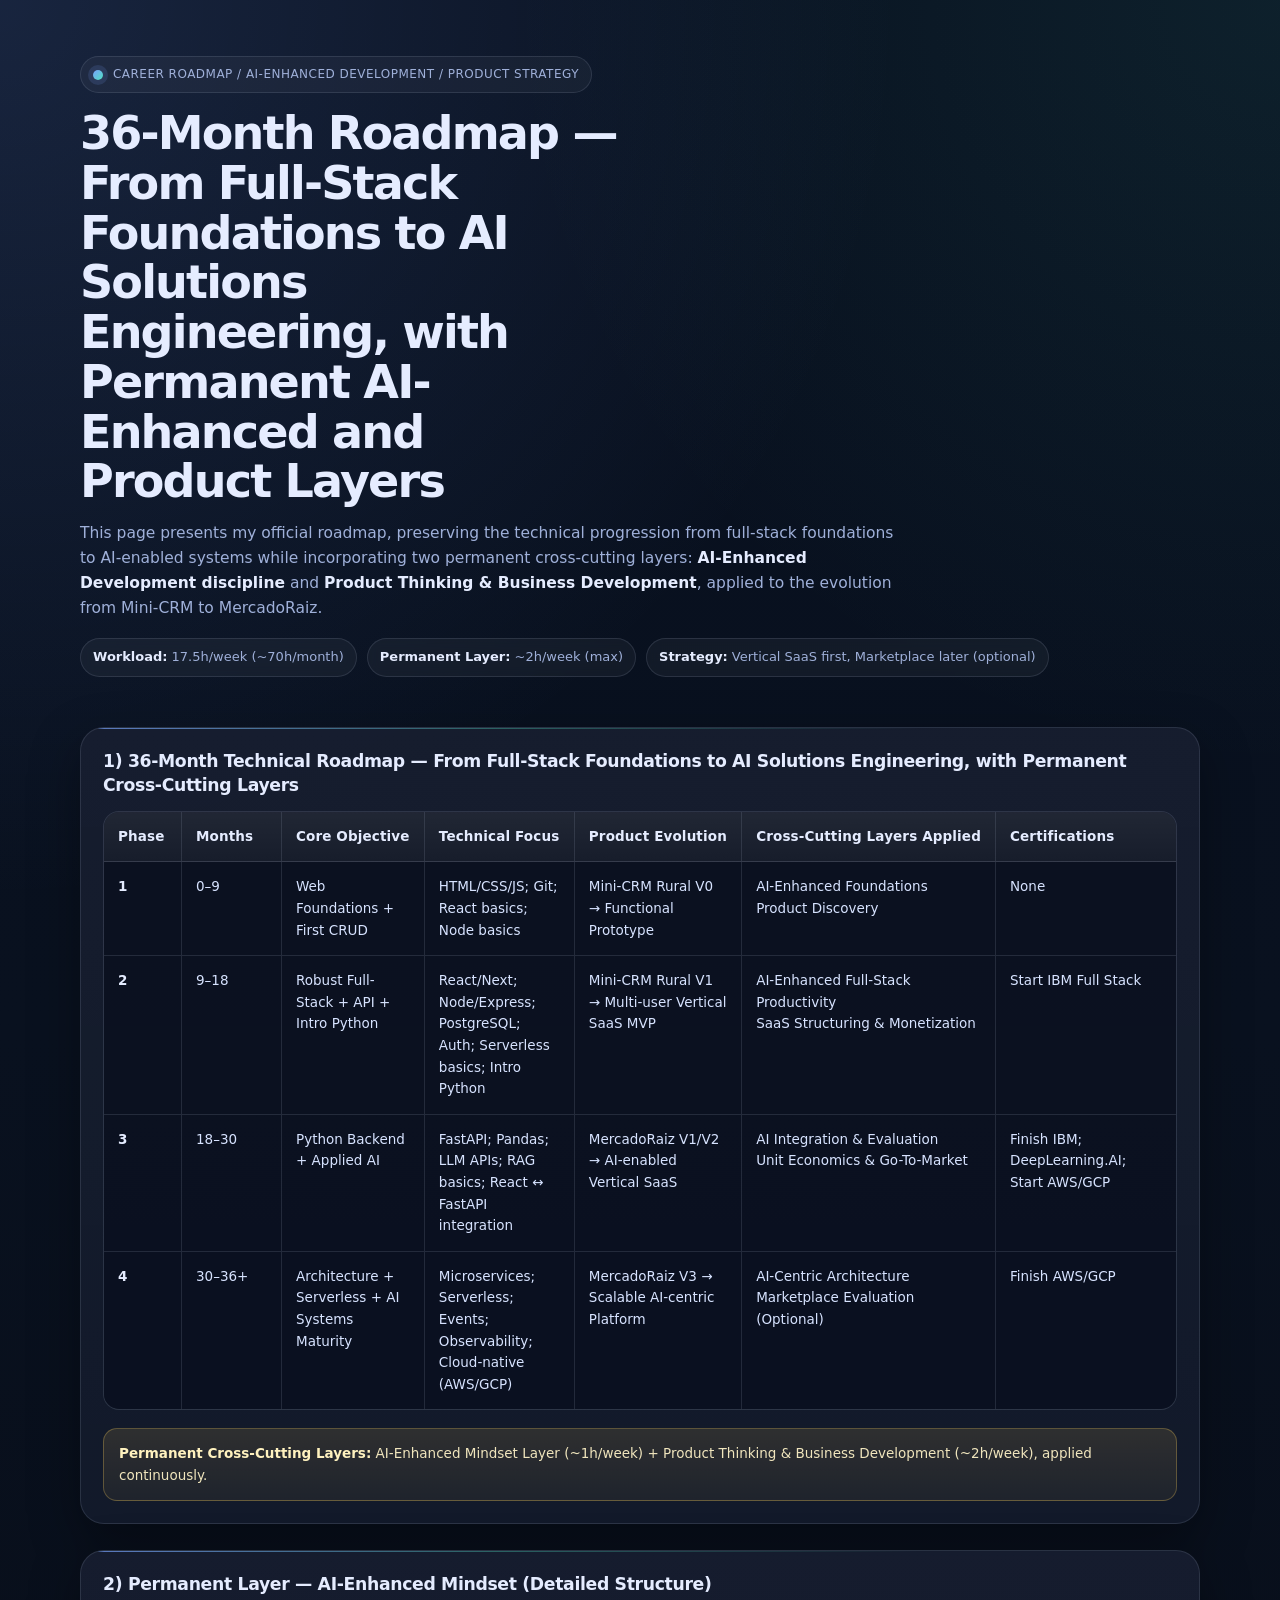
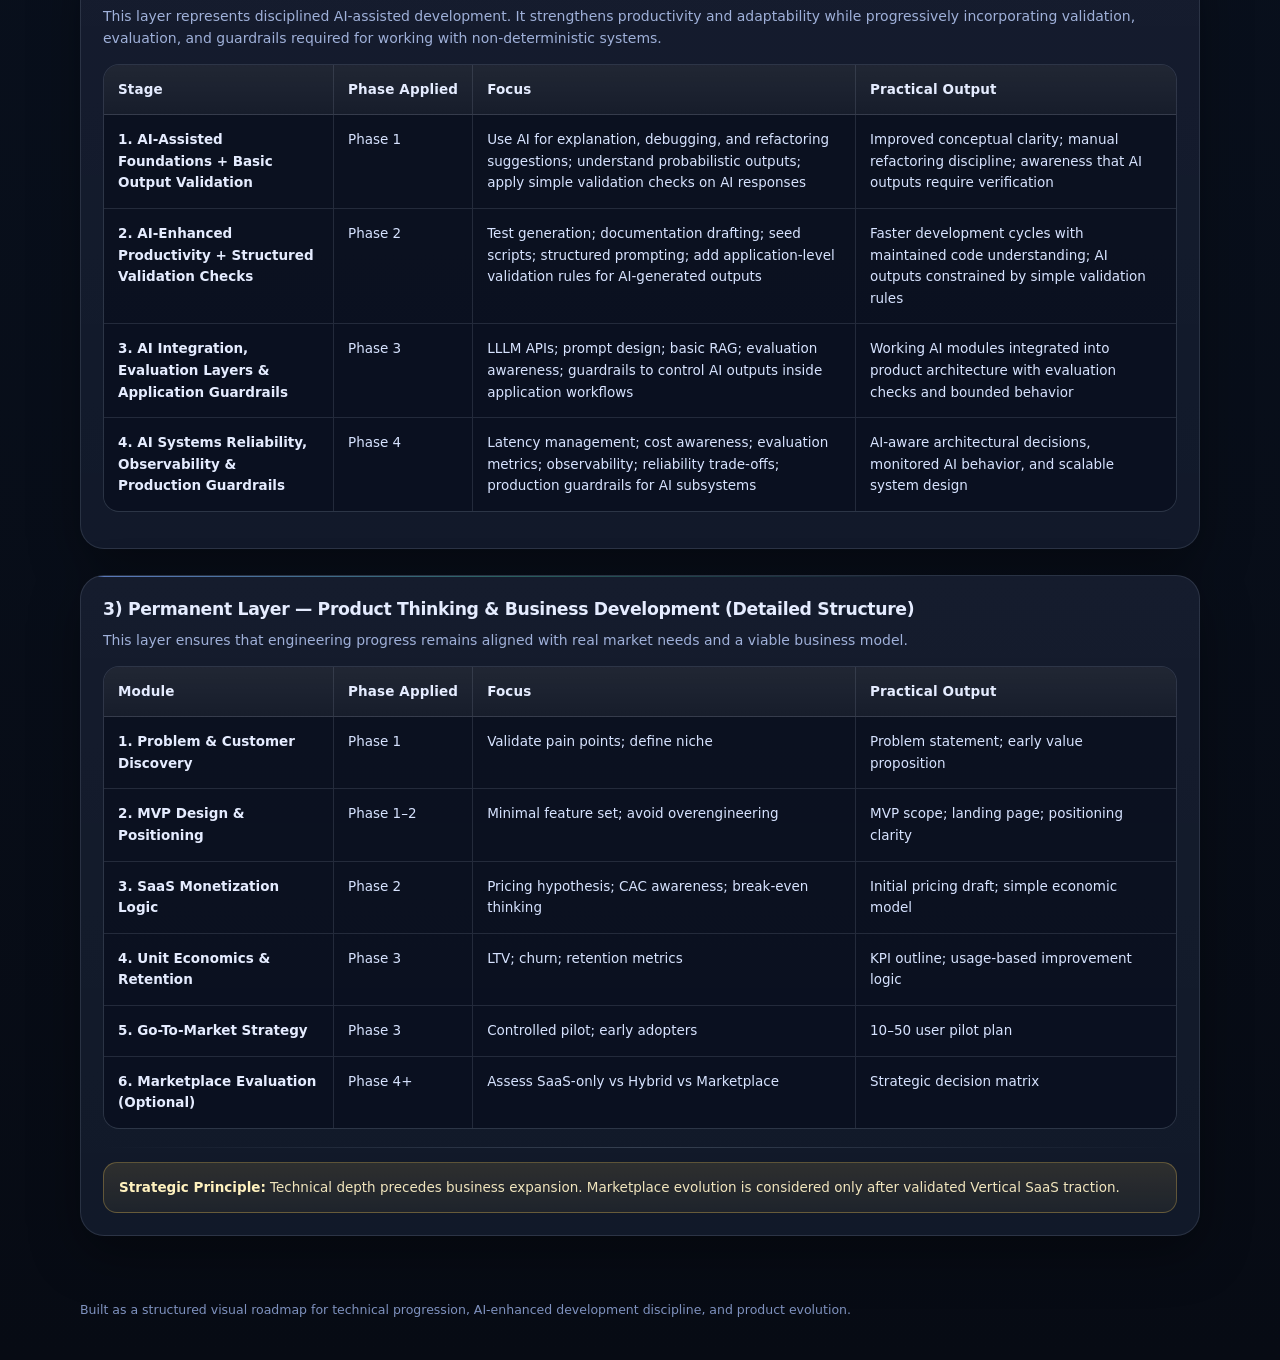
<file: docs/index.html>
<!doctype html>
<html lang="en">
<head>
  <meta charset="utf-8">
  <meta name="viewport" content="width=device-width,initial-scale=1">
  <title>36-Month Roadmap + Product Thinking Layer</title>
  <link rel="stylesheet" href="assets/css/style.css">
</head>

<body>
  <div class="page-shell">
    <header class="hero">
      <div class="hero__eyebrow">
        <span class="hero__dot" aria-hidden="true"></span>
        <span>Career Roadmap / AI-Enhanced Development / Product Strategy</span>
      </div>

      <h1>
        36-Month Roadmap — From Full-Stack Foundations to AI Solutions Engineering,
        with Permanent AI-Enhanced and Product Layers
      </h1>

      <p class="sub">
        This page presents my official roadmap, preserving the technical progression
        from full-stack foundations to AI-enabled systems while incorporating two
        permanent cross-cutting layers:
        <strong>AI-Enhanced Development discipline</strong> and
        <strong>Product Thinking &amp; Business Development</strong>,
        applied to the evolution from Mini-CRM to MercadoRaiz.
      </p>

      <div class="meta">
        <span class="pill"><strong>Workload:</strong> 17.5h/week (~70h/month)</span>
        <span class="pill"><strong>Permanent Layer:</strong> ~2h/week (max)</span>
        <span class="pill"><strong>Strategy:</strong> Vertical SaaS first, Marketplace later (optional)</span>
      </div>
    </header>

    <main>
      <section class="panel">
        <div class="section-head">
          <h2>1) 36-Month Technical Roadmap — From Full-Stack Foundations to AI Solutions Engineering, with Permanent Cross-Cutting Layers</h2>
        </div>

        <div class="table-wrap">
          <table>
            <thead>
              <tr>
                <th style="width:78px;">Phase</th>
                <th style="width:100px;">Months</th>
                <th>Core Objective</th>
                <th>Technical Focus</th>
                <th>Product Evolution</th>
                <th>Cross-Cutting Layers Applied</th>
                <th style="width:180px;">Certifications</th>
              </tr>
            </thead>
            <tbody>
              <tr>
                <td><strong>1</strong></td>
                <td>0–9</td>
                <td>Web Foundations + First CRUD</td>
                <td>HTML/CSS/JS; Git; React basics; Node basics</td>
                <td>Mini-CRM Rural V0 → Functional Prototype</td>
                <td>
                  AI-Enhanced Foundations<br>
                  Product Discovery
                </td>
                <td>None</td>
              </tr>
              <tr>
                <td><strong>2</strong></td>
                <td>9–18</td>
                <td>Robust Full-Stack + API + Intro Python</td>
                <td>React/Next; Node/Express; PostgreSQL; Auth; Serverless basics; Intro Python</td>
                <td>Mini-CRM Rural V1 → Multi-user Vertical SaaS MVP</td>
                <td>
                  AI-Enhanced Full-Stack Productivity<br>
                  SaaS Structuring &amp; Monetization
                </td>
                <td>Start IBM Full Stack</td>
              </tr>
              <tr>
                <td><strong>3</strong></td>
                <td>18–30</td>
                <td>Python Backend + Applied AI</td>
                <td>FastAPI; Pandas; LLM APIs; RAG basics; React ↔ FastAPI integration</td>
                <td>MercadoRaiz V1/V2 → AI-enabled Vertical SaaS</td>
                <td>
                  AI Integration &amp; Evaluation<br>
                  Unit Economics &amp; Go-To-Market
                </td>
                <td>Finish IBM; DeepLearning.AI; Start AWS/GCP</td>
              </tr>
              <tr>
                <td><strong>4</strong></td>
                <td>30–36+</td>
                <td>Architecture + Serverless + AI Systems Maturity</td>
                <td>Microservices; Serverless; Events; Observability; Cloud-native (AWS/GCP)</td>
                <td>MercadoRaiz V3 → Scalable AI-centric Platform</td>
                <td>
                  AI-Centric Architecture<br>
                  Marketplace Evaluation (Optional)
                </td>
                <td>Finish AWS/GCP</td>
              </tr>
            </tbody>
          </table>
        </div>

        <div class="callout">
          <strong>Permanent Cross-Cutting Layers:</strong>
          AI-Enhanced Mindset Layer (~1h/week) + Product Thinking &amp; Business Development (~2h/week), applied continuously.
        </div>
      </section>

      <section class="panel">
        <div class="section-head">
          <h2>2) Permanent Layer — AI-Enhanced Mindset (Detailed Structure)</h2>
          <p>
            This layer represents disciplined AI-assisted development. It strengthens productivity
            and adaptability while progressively incorporating validation, evaluation, and guardrails
            required for working with non-deterministic systems.
          </p>
        </div>

        <div class="table-wrap">
          <table>
            <thead>
              <tr>
                <th style="width:230px;">Stage</th>
                <th style="width:130px;">Phase Applied</th>
                <th>Focus</th>
                <th style="width:320px;">Practical Output</th>
              </tr>
            </thead>
            <tbody>
              <tr>
                <td><strong>1. AI-Assisted Foundations + Basic Output Validation</strong></td>
                <td>Phase 1</td>
                <td>Use AI for explanation, debugging, and refactoring suggestions; understand probabilistic outputs; apply simple validation checks on AI responses</td>
                <td>Improved conceptual clarity; manual refactoring discipline; awareness that AI outputs require verification</td>
              </tr>
              <tr>
                <td><strong>2. AI-Enhanced Productivity + Structured Validation Checks</strong></td>
                <td>Phase 2</td>
                <td>Test generation; documentation drafting; seed scripts; structured prompting; add application-level validation rules for AI-generated outputs</td>
                <td>Faster development cycles with maintained code understanding; AI outputs constrained by simple validation rules</td>
              </tr>
              <tr>
                <td><strong>3. AI Integration, Evaluation Layers &amp; Application Guardrails</strong></td>
                <td>Phase 3</td>
                <td>LLLM APIs; prompt design; basic RAG; evaluation awareness; guardrails to control AI outputs inside application workflows</td>
                <td>Working AI modules integrated into product architecture with evaluation checks and bounded behavior</td>
              </tr>
              <tr>
                <td><strong>4. AI Systems Reliability, Observability &amp; Production Guardrails</strong></td>
                <td>Phase 4</td>
                <td>Latency management; cost awareness; evaluation metrics; observability; reliability trade-offs; production guardrails for AI subsystems</td>
                <td>AI-aware architectural decisions, monitored AI behavior, and scalable system design</td>
              </tr>
            </tbody>
          </table>
        </div>
      </section>

      <section class="panel">
        <div class="section-head">
          <h2>3) Permanent Layer — Product Thinking &amp; Business Development (Detailed Structure)</h2>
          <p>
            This layer ensures that engineering progress remains aligned with real market needs
            and a viable business model.
          </p>
        </div>

        <div class="table-wrap">
          <table>
            <thead>
              <tr>
                <th style="width:230px;">Module</th>
                <th style="width:130px;">Phase Applied</th>
                <th>Focus</th>
                <th style="width:320px;">Practical Output</th>
              </tr>
            </thead>
            <tbody>
              <tr>
                <td><strong>1. Problem &amp; Customer Discovery</strong></td>
                <td>Phase 1</td>
                <td>Validate pain points; define niche</td>
                <td>Problem statement; early value proposition</td>
              </tr>
              <tr>
                <td><strong>2. MVP Design &amp; Positioning</strong></td>
                <td>Phase 1–2</td>
                <td>Minimal feature set; avoid overengineering</td>
                <td>MVP scope; landing page; positioning clarity</td>
              </tr>
              <tr>
                <td><strong>3. SaaS Monetization Logic</strong></td>
                <td>Phase 2</td>
                <td>Pricing hypothesis; CAC awareness; break-even thinking</td>
                <td>Initial pricing draft; simple economic model</td>
              </tr>
              <tr>
                <td><strong>4. Unit Economics &amp; Retention</strong></td>
                <td>Phase 3</td>
                <td>LTV; churn; retention metrics</td>
                <td>KPI outline; usage-based improvement logic</td>
              </tr>
              <tr>
                <td><strong>5. Go-To-Market Strategy</strong></td>
                <td>Phase 3</td>
                <td>Controlled pilot; early adopters</td>
                <td>10–50 user pilot plan</td>
              </tr>
              <tr>
                <td><strong>6. Marketplace Evaluation (Optional)</strong></td>
                <td>Phase 4+</td>
                <td>Assess SaaS-only vs Hybrid vs Marketplace</td>
                <td>Strategic decision matrix</td>
              </tr>
            </tbody>
          </table>
        </div>

        <div class="rule"></div>

        <div class="callout">
          <strong>Strategic Principle:</strong>
          Technical depth precedes business expansion. Marketplace evolution is considered only after validated Vertical SaaS traction.
        </div>
      </section>
    </main>

    <footer>
      Built as a structured visual roadmap for technical progression, AI-enhanced development discipline, and product evolution.
    </footer>
  </div>
</body>
</html>
</file>
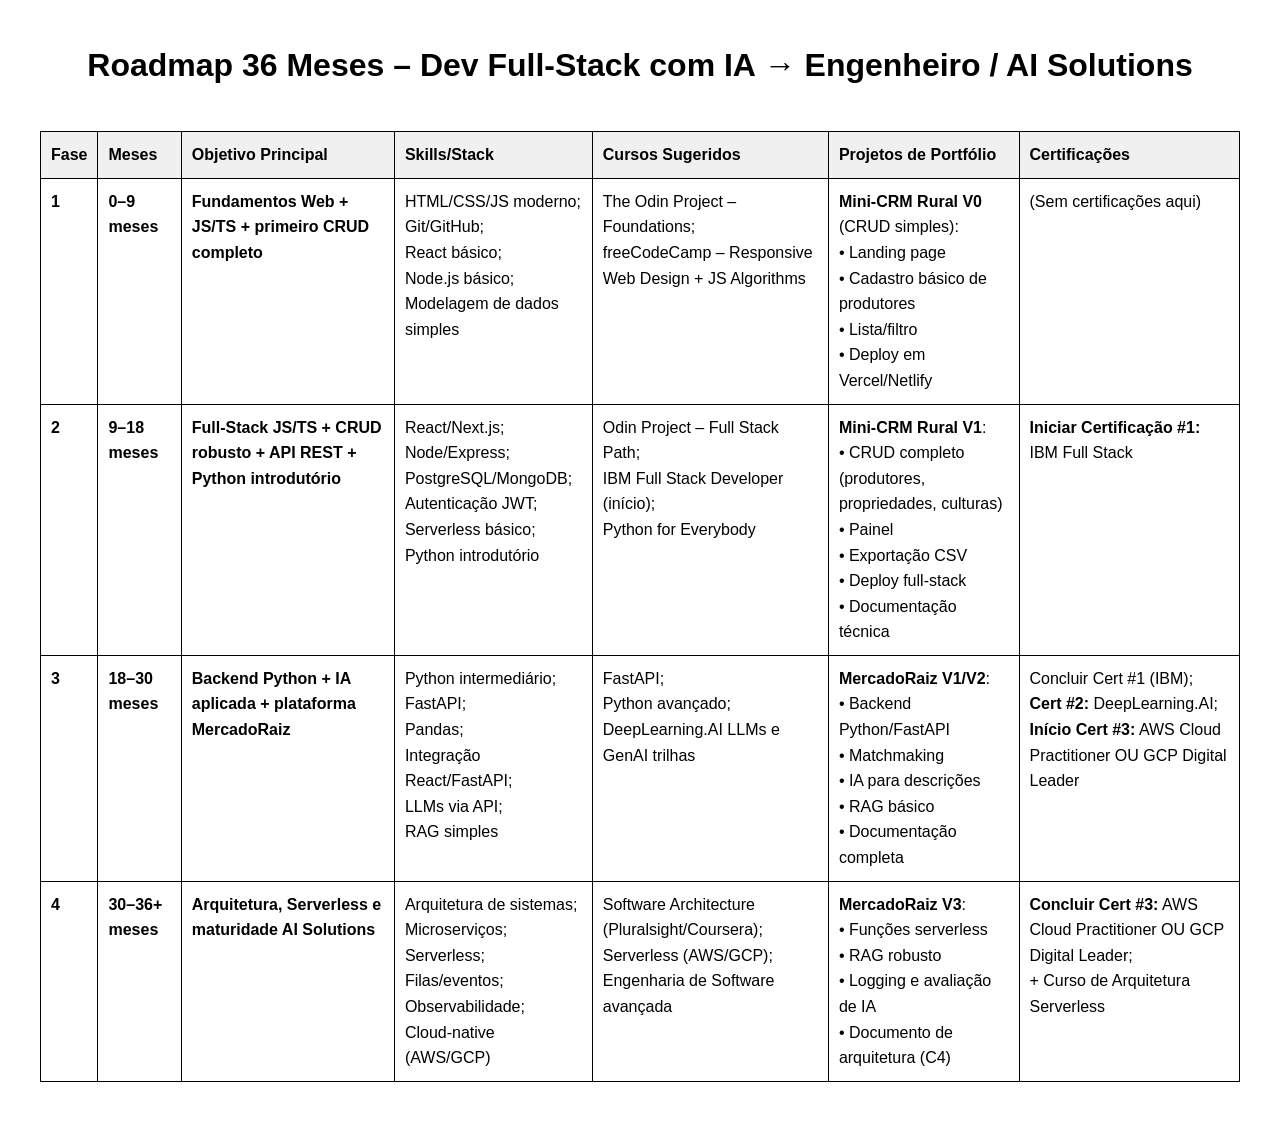
<file: public/index.html>
<!DOCTYPE html>
<html lang="pt-BR">
<head>
    <meta charset="UTF-8">
    <title>Roadmap 36 Meses – Dev Full-Stack com IA</title>
    <style>
        body {
            font-family: Arial, sans-serif;
            margin: 40px;
            line-height: 1.6;
        }
        h1 {
            text-align: center;
            margin-bottom: 40px;
        }
        table {
            width: 100%;
            border-collapse: collapse;
        }
        th, td {
            border: 1px solid #000;
            padding: 10px;
            vertical-align: top;
            text-align: left;
        }
        th {
            background-color: #f0f0f0;
        }
        strong {
            font-weight: bold;
        }
    </style>
</head>
<body>

<h1>Roadmap 36 Meses – Dev Full-Stack com IA → Engenheiro / AI Solutions</h1>

<table>
    <thead>
        <tr>
            <th>Fase</th>
            <th>Meses</th>
            <th>Objetivo Principal</th>
            <th>Skills/Stack</th>
            <th>Cursos Sugeridos</th>
            <th>Projetos de Portfólio</th>
            <th>Certificações</th>
        </tr>
    </thead>
    <tbody>
        <tr>
            <td><strong>1</strong></td>
            <td><strong>0–9 meses</strong></td>
            <td><strong>Fundamentos Web + JS/TS + primeiro CRUD completo</strong></td>
            <td>
                HTML/CSS/JS moderno;<br>
                Git/GitHub;<br>
                React básico;<br>
                Node.js básico;<br>
                Modelagem de dados simples
            </td>
            <td>
                The Odin Project – Foundations;<br>
                freeCodeCamp – Responsive Web Design + JS Algorithms
            </td>
            <td>
                <strong>Mini-CRM Rural V0</strong> (CRUD simples):<br>
                • Landing page<br>
                • Cadastro básico de produtores<br>
                • Lista/filtro<br>
                • Deploy em Vercel/Netlify
            </td>
            <td>(Sem certificações aqui)</td>
        </tr>

        <tr>
            <td><strong>2</strong></td>
            <td><strong>9–18 meses</strong></td>
            <td><strong>Full-Stack JS/TS + CRUD robusto + API REST + Python introdutório</strong></td>
            <td>
                React/Next.js;<br>
                Node/Express;<br>
                PostgreSQL/MongoDB;<br>
                Autenticação JWT;<br>
                Serverless básico;<br>
                Python introdutório
            </td>
            <td>
                Odin Project – Full Stack Path;<br>
                IBM Full Stack Developer (início);<br>
                Python for Everybody
            </td>
            <td>
                <strong>Mini-CRM Rural V1</strong>:<br>
                • CRUD completo (produtores, propriedades, culturas)<br>
                • Painel<br>
                • Exportação CSV<br>
                • Deploy full-stack<br>
                • Documentação técnica
            </td>
            <td><strong>Iniciar Certificação #1:</strong> IBM Full Stack</td>
        </tr>

        <tr>
            <td><strong>3</strong></td>
            <td><strong>18–30 meses</strong></td>
            <td><strong>Backend Python + IA aplicada + plataforma MercadoRaiz</strong></td>
            <td>
                Python intermediário;<br>
                FastAPI;<br>
                Pandas;<br>
                Integração React/FastAPI;<br>
                LLMs via API;<br>
                RAG simples
            </td>
            <td>
                FastAPI;<br>
                Python avançado;<br>
                DeepLearning.AI LLMs e GenAI trilhas
            </td>
            <td>
                <strong>MercadoRaiz V1/V2</strong>:<br>
                • Backend Python/FastAPI<br>
                • Matchmaking<br>
                • IA para descrições<br>
                • RAG básico<br>
                • Documentação completa
            </td>
            <td>
                Concluir Cert #1 (IBM);<br>
                <strong>Cert #2:</strong> DeepLearning.AI;<br>
                <strong>Início Cert #3:</strong> AWS Cloud Practitioner OU GCP Digital Leader
            </td>
        </tr>

        <tr>
            <td><strong>4</strong></td>
            <td><strong>30–36+ meses</strong></td>
            <td><strong>Arquitetura, Serverless e maturidade AI Solutions</strong></td>
            <td>
                Arquitetura de sistemas;<br>
                Microserviços;<br>
                Serverless;<br>
                Filas/eventos;<br>
                Observabilidade;<br>
                Cloud-native (AWS/GCP)
            </td>
            <td>
                Software Architecture (Pluralsight/Coursera);<br>
                Serverless (AWS/GCP);<br>
                Engenharia de Software avançada
            </td>
            <td>
                <strong>MercadoRaiz V3</strong>:<br>
                • Funções serverless<br>
                • RAG robusto<br>
                • Logging e avaliação de IA<br>
                • Documento de arquitetura (C4)
            </td>
            <td>
                <strong>Concluir Cert #3:</strong> AWS Cloud Practitioner OU GCP Digital Leader;<br>
                + Curso de Arquitetura Serverless
            </td>
        </tr>
    </tbody>
</table>

</body>
</html>
</file>
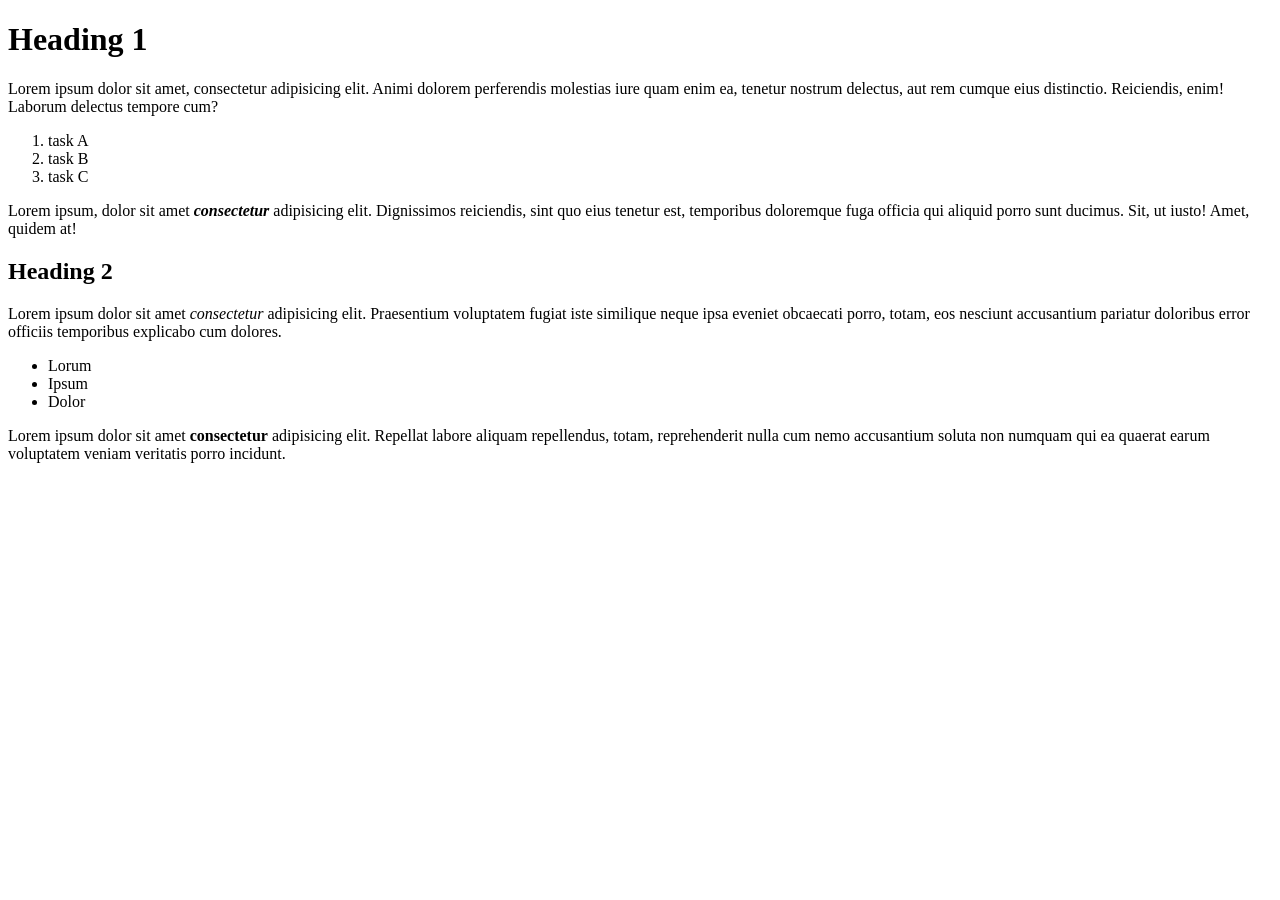
<file: dev-lab/TOP/html-boilerplate/index.html>
<!DOCTYPE html>
<html lang="en">
<head>
    <meta charset="UTF-8">
    <meta name="viewport" content="width=device-width, initial-scale=1.0">
    <title>HTML lab</title>
</head>
<body>
    <!-- comments here -->
    <h1>Heading 1</h1>
        <p>Lorem ipsum dolor sit amet, consectetur adipisicing elit. Animi dolorem perferendis molestias iure quam enim ea, tenetur nostrum delectus, aut rem cumque eius distinctio. Reiciendis, enim! Laborum delectus tempore cum?</p>
            <ol>
             <li>task A</li>
             <li>task B</li>
             <li>task C</li>
            </ol>
        <p>Lorem ipsum, dolor sit amet <strong><em>consectetur</em></strong> adipisicing elit. Dignissimos reiciendis, sint quo eius tenetur est, temporibus doloremque fuga officia qui aliquid porro sunt ducimus. Sit, ut iusto! Amet, quidem at!</p>
    <h2>Heading 2</h2>    
        <p>Lorem ipsum dolor sit amet <em>consectetur</em> adipisicing elit. Praesentium voluptatem fugiat iste similique neque ipsa eveniet obcaecati porro, totam, eos nesciunt accusantium pariatur doloribus error officiis temporibus explicabo cum dolores.
            <ul>
                <li>Lorum</li>
                <li>Ipsum</li>
                <li>Dolor</li>
            </ul>
        <p>Lorem ipsum dolor sit amet <strong>consectetur</strong> adipisicing elit. Repellat labore aliquam repellendus, totam, reprehenderit nulla cum nemo accusantium soluta non numquam qui ea quaerat earum voluptatem veniam veritatis porro incidunt.</p>
</body>
</html>
</file>
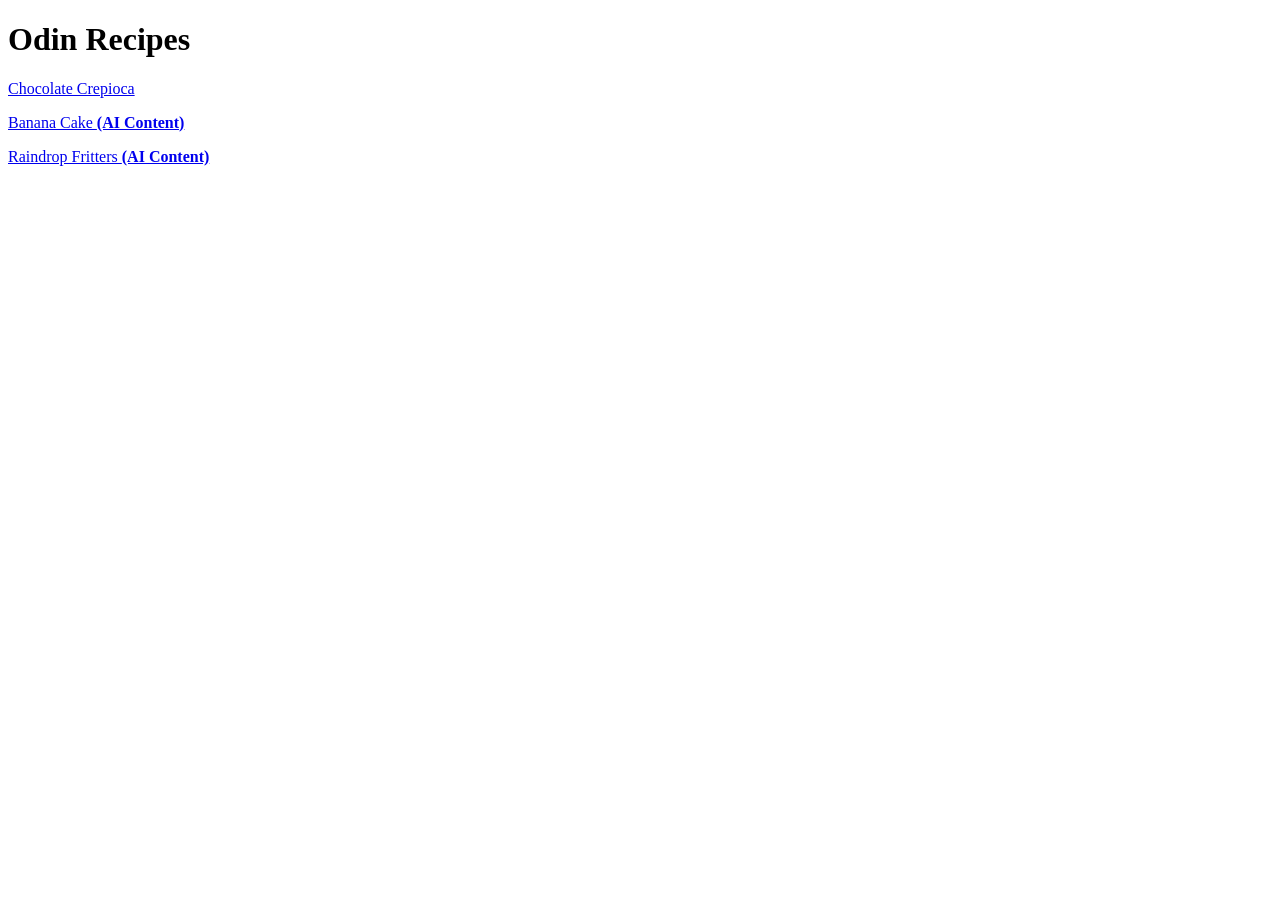
<file: dev-lab/TOP/odin-recipes/index.html>
<!DOCTYPE html>
<html lang="en">
<head>
    <meta charset="UTF-8">
    <meta name="viewport" content="width=device-width, initial-scale=1.0">
    <title>Odin Recipes</title>
</head>
<body>
    <h1>Odin Recipes</h1>
    <p><a href="recipes/chocolate_crepioca.html">Chocolate Crepioca</a></p>
    <p><a href="recipes/banana_cake.html">Banana Cake <strong>(AI Content)</strong></a></p>
    <p><a href="recipes/raindrop_fritters.html">Raindrop Fritters <strong>(AI Content)</strong></a></p>
</body>
</html>
</file>
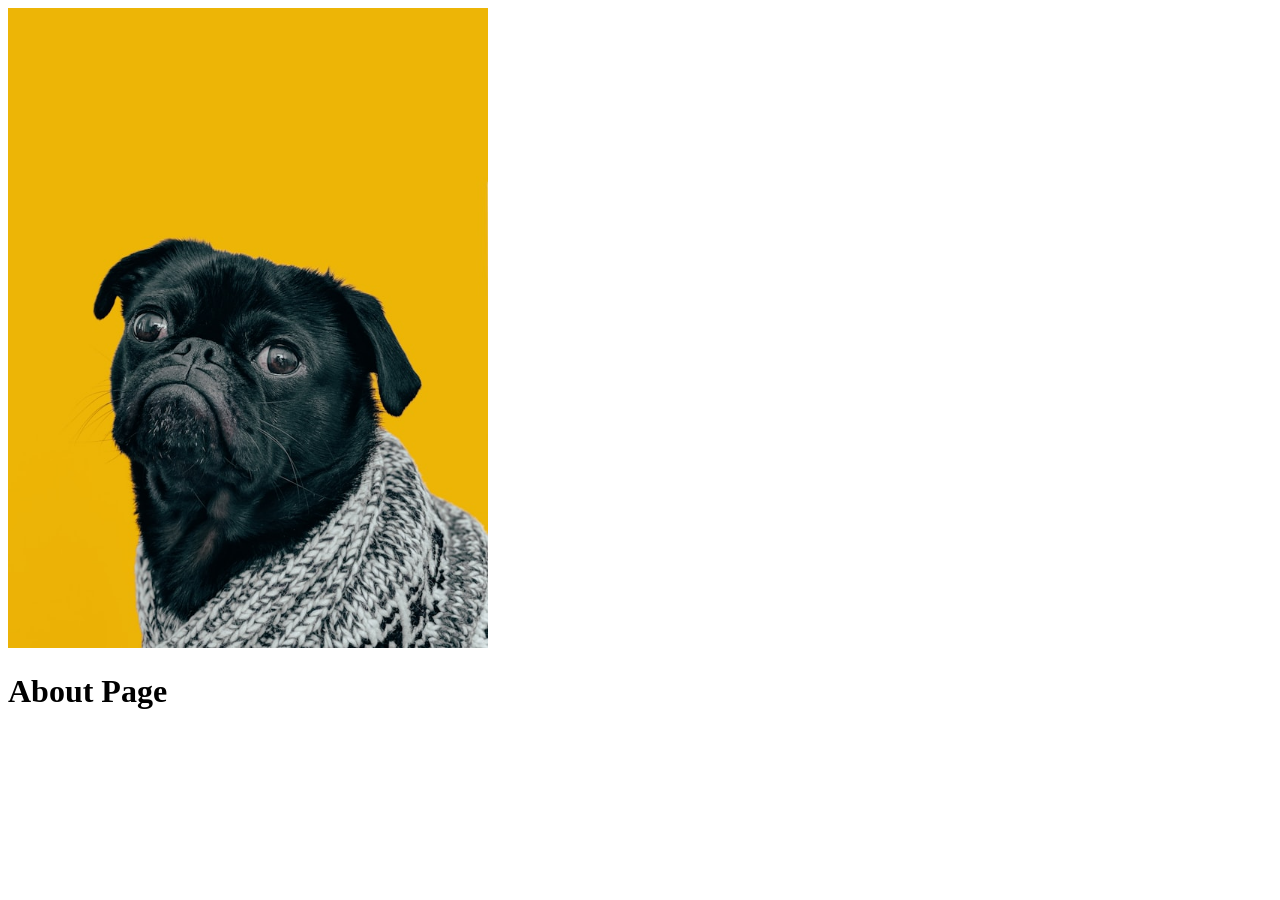
<file: dev-lab/TOP/odin-links-and-images/pages/about.html>
<!DOCTYPE html>
<html lang="en">
<head>
    <meta charset="UTF-8">
    <meta name="viewport" content="width=device-width, initial-scale=1.0">
    <title>About</title>
</head>
<img src="../images/dog.jpg" alt="A black pug dog and a yellow background" height="640 width="853">
<body>
    <h1>About Page</h1>   
</body>
</html>
</file>
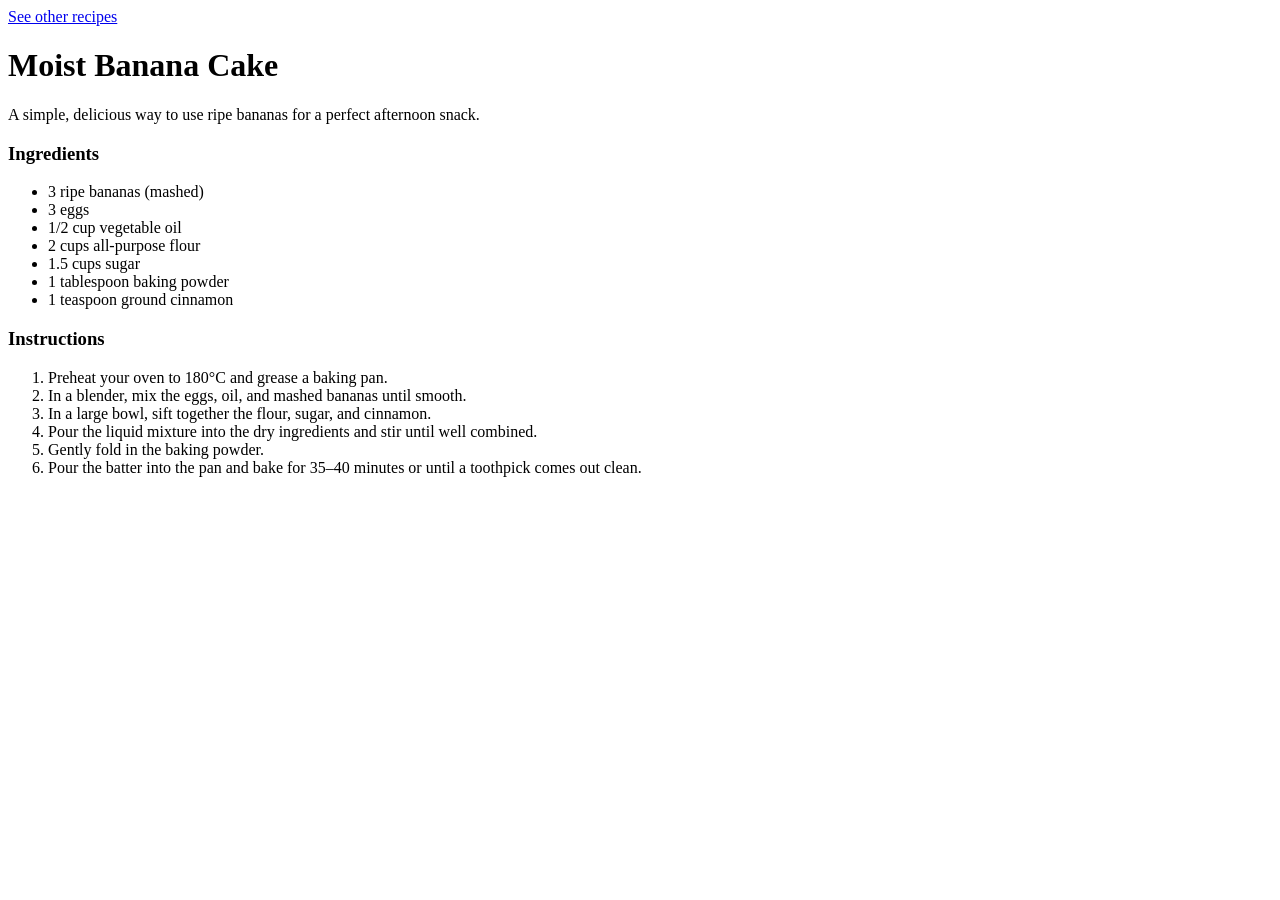
<file: dev-lab/TOP/odin-recipes/recipes/banana_cake.html>
<!DOCTYPE html>
<html lang="en">
<head>
    <meta charset="UTF-8">
    <title>Classic Banana Cake Recipe (AI Content)</title>
</head>
<body>
    <a href="../index.html">See other recipes</a>
    <h1>Moist Banana Cake</h1>
    <p>A simple, delicious way to use ripe bananas for a perfect afternoon snack.</p>

    <h3>Ingredients</h3>
    <ul>
        <li>3 ripe bananas (mashed)</li>
        <li>3 eggs</li>
        <li>1/2 cup vegetable oil</li>
        <li>2 cups all-purpose flour</li>
        <li>1.5 cups sugar</li>
        <li>1 tablespoon baking powder</li>
        <li>1 teaspoon ground cinnamon</li>
    </ul>

    <h3>Instructions</h3>
    <ol>
        <li>Preheat your oven to 180°C and grease a baking pan.</li>
        <li>In a blender, mix the eggs, oil, and mashed bananas until smooth.</li>
        <li>In a large bowl, sift together the flour, sugar, and cinnamon.</li>
        <li>Pour the liquid mixture into the dry ingredients and stir until well combined.</li>
        <li>Gently fold in the baking powder.</li>
        <li>Pour the batter into the pan and bake for 35–40 minutes or until a toothpick comes out clean.</li>
    </ol>
</body>
</html>
</file>
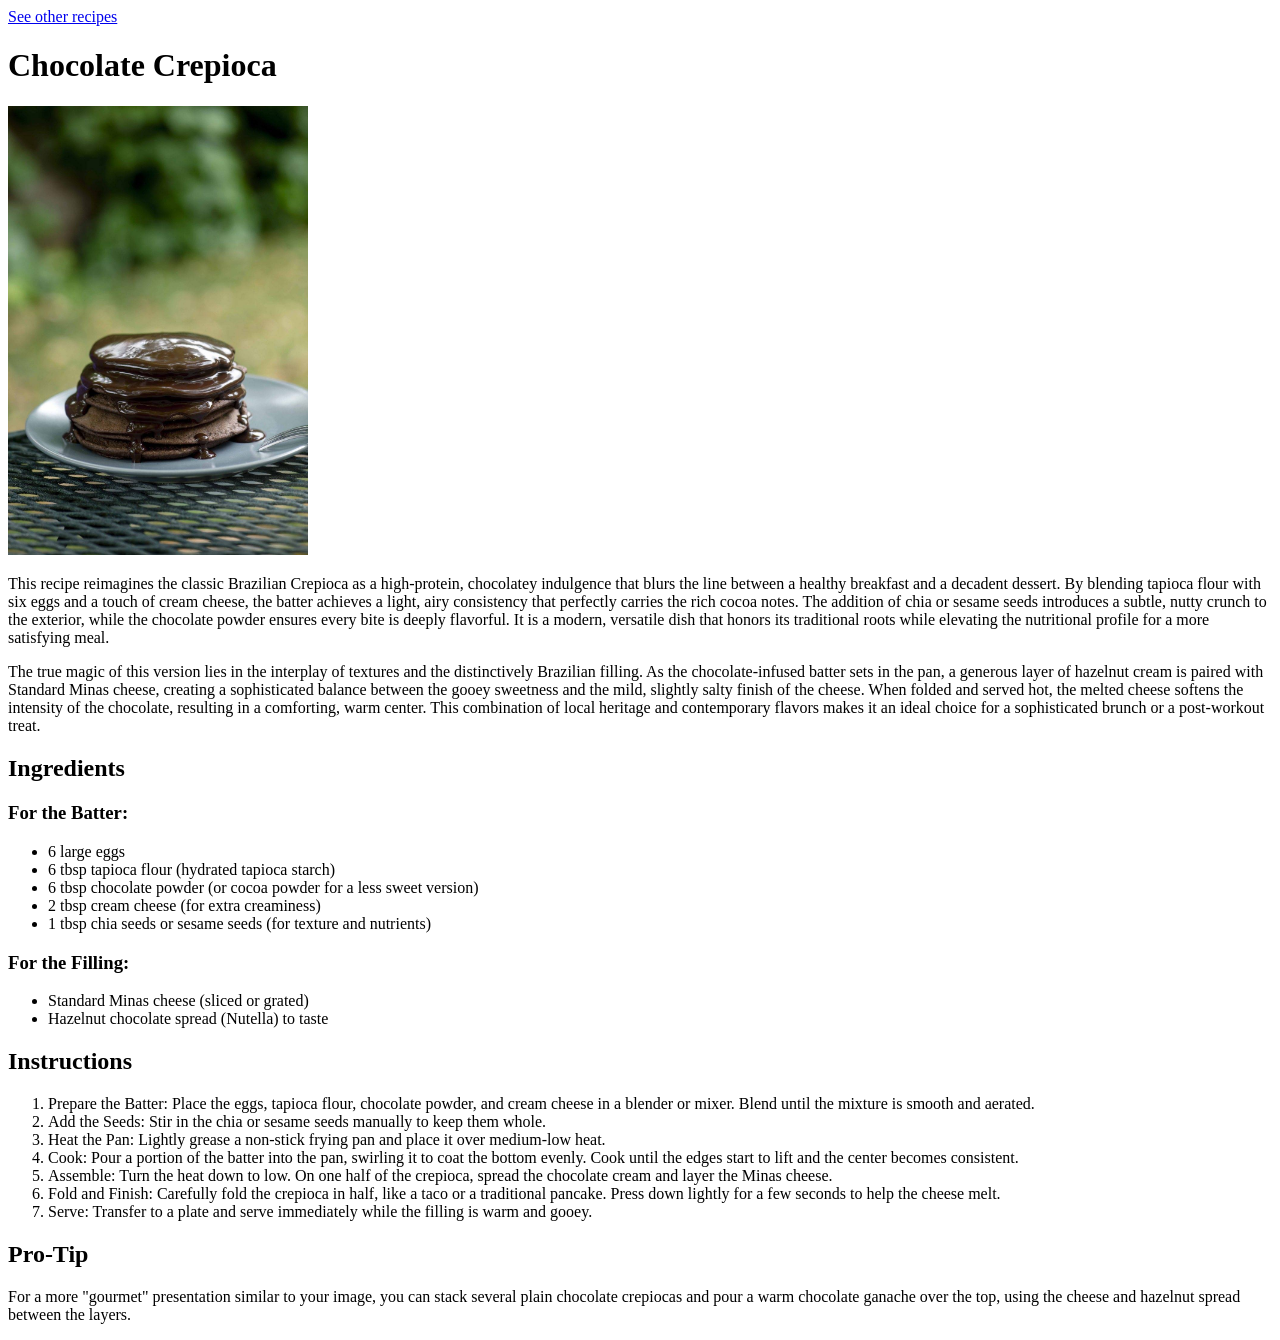
<file: dev-lab/TOP/odin-recipes/recipes/chocolate_crepioca.html>
<!DOCTYPE html>
<html lang="en">
<head>
    <meta charset="UTF-8">
    <meta name="viewport" content="width=device-width, initial-scale=1.0">
    <title>Chocolate Crepioca</title>
</head>

<body>
    <a href="../index.html">See other recipes</a>

    <h1>Chocolate Crepioca</h1>
    <img src="../images/chocolate_crepioca.jpg" width="300" alt="Five thin chocolate pancakes or crepiocas stacked on a grey plate,
    covered in a thick, shiny chocolate ganache flowing down the sides.">
    
    <p>This recipe reimagines the classic Brazilian Crepioca as a high-protein, chocolatey indulgence that blurs the line between a healthy breakfast and a decadent dessert. By blending tapioca flour with six eggs and a touch of cream cheese, the batter achieves a light, airy consistency that perfectly carries the rich cocoa notes. The addition of chia or sesame seeds introduces a subtle, nutty crunch to the exterior, while the chocolate powder ensures every bite is deeply flavorful. It is a modern, versatile dish that honors its traditional roots while elevating the nutritional profile for a more satisfying meal.</p>
    <p>The true magic of this version lies in the interplay of textures and the distinctively Brazilian filling. As the chocolate-infused batter sets in the pan, a generous layer of hazelnut cream is paired with Standard Minas cheese, creating a sophisticated balance between the gooey sweetness and the mild, slightly salty finish of the cheese. When folded and served hot, the melted cheese softens the intensity of the chocolate, resulting in a comforting, warm center. This combination of local heritage and contemporary flavors makes it an ideal choice for a sophisticated brunch or a post-workout treat.</p>

        <h2>Ingredients</h2>

            <h3>For the Batter:</h3>
            <ul>
                <li>6 large eggs</li>
                <li>6 tbsp tapioca flour (hydrated tapioca starch)</li>
                <li>6 tbsp chocolate powder (or cocoa powder for a less sweet version)</li>
                <li>2 tbsp cream cheese (for extra creaminess)</li>
                <li>1 tbsp chia seeds or sesame seeds (for texture and nutrients)</li>
            </ul>
            <h3>For the Filling:</h3>
            <ul>
                <li>Standard Minas cheese (sliced or grated)</li>
                <li>Hazelnut chocolate spread (Nutella) to taste</li>
            </ul>
    
        <h2>Instructions</h2>
        <ol>
            <li>Prepare the Batter: Place the eggs, tapioca flour, chocolate powder, and cream cheese in a blender or mixer. Blend until the mixture is smooth and aerated.</li>
            <li>Add the Seeds: Stir in the chia or sesame seeds manually to keep them whole.</li>
            <li>Heat the Pan: Lightly grease a non-stick frying pan and place it over medium-low heat.</li>
            <li>Cook: Pour a portion of the batter into the pan, swirling it to coat the bottom evenly. Cook until the edges start to lift and the center becomes consistent.</li>
            <li>Assemble: Turn the heat down to low. On one half of the crepioca, spread the chocolate cream and layer the Minas cheese.</li>
            <li>Fold and Finish: Carefully fold the crepioca in half, like a taco or a traditional pancake. Press down lightly for a few seconds to help the cheese melt.</li>
            <li>Serve: Transfer to a plate and serve immediately while the filling is warm and gooey.</li>
        </ol>

        <h2>Pro-Tip</h2>
<p>For a more "gourmet" presentation similar to your image, you can stack several plain chocolate crepiocas and pour a warm chocolate ganache over the top, using the cheese and hazelnut spread between the layers.</p>

    </body>
</html>
</file>
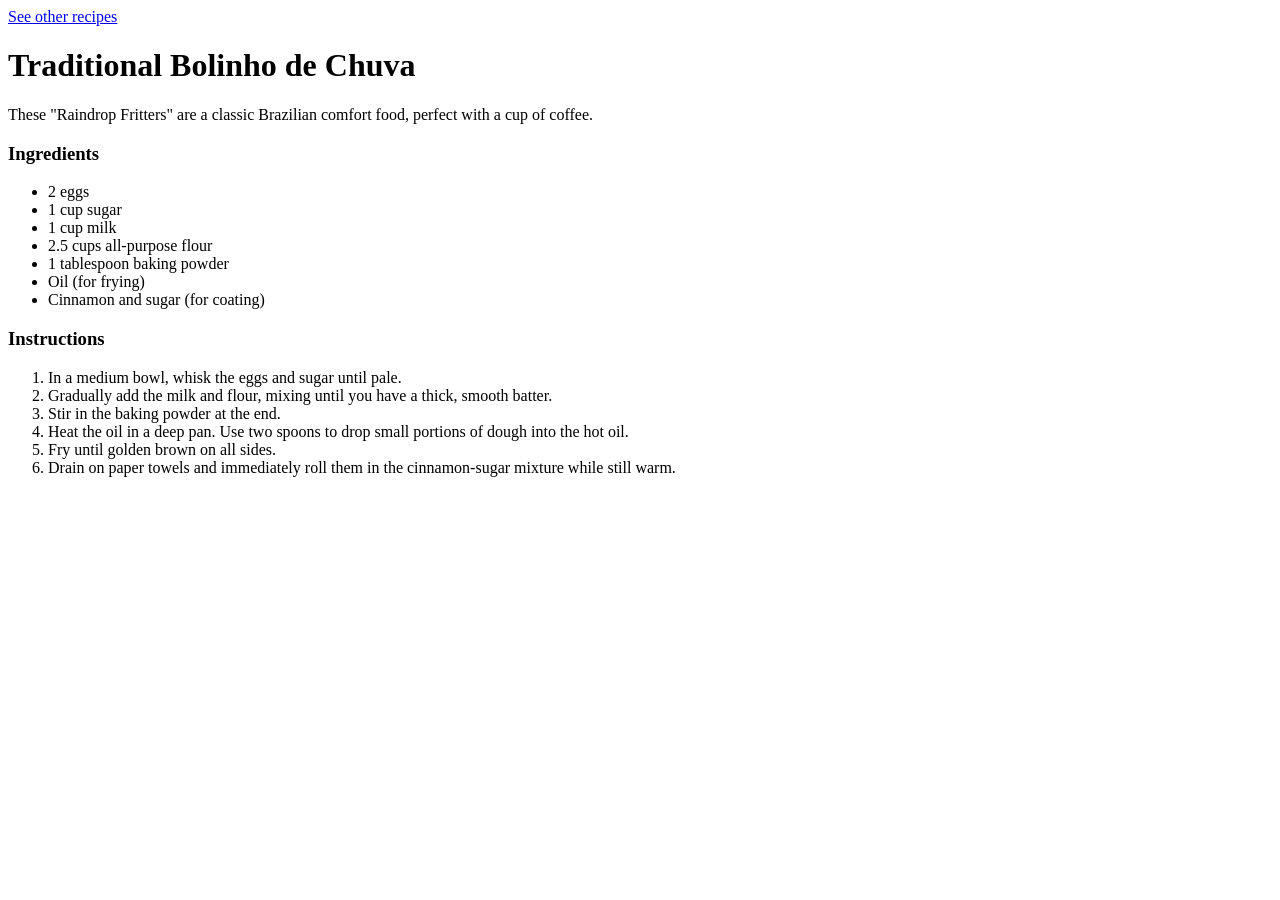
<file: dev-lab/TOP/odin-recipes/recipes/raindrop_fritters.html>
<!DOCTYPE html>
<html lang="en">
<head>
    <meta charset="UTF-8">
    <title>Bolinho de Chuva Recipe</title>
</head>
<body>
    <a href="../index.html">See other recipes</a>
    <h1>Traditional Bolinho de Chuva</h1>
    <p>These "Raindrop Fritters" are a classic Brazilian comfort food, perfect with a cup of coffee.</p>

    <h3>Ingredients</h3>
    <ul>
        <li>2 eggs</li>
        <li>1 cup sugar</li>
        <li>1 cup milk</li>
        <li>2.5 cups all-purpose flour</li>
        <li>1 tablespoon baking powder</li>
        <li>Oil (for frying)</li>
        <li>Cinnamon and sugar (for coating)</li>
    </ul>

    <h3>Instructions</h3>
    <ol>
        <li>In a medium bowl, whisk the eggs and sugar until pale.</li>
        <li>Gradually add the milk and flour, mixing until you have a thick, smooth batter.</li>
        <li>Stir in the baking powder at the end.</li>
        <li>Heat the oil in a deep pan. Use two spoons to drop small portions of dough into the hot oil.</li>
        <li>Fry until golden brown on all sides.</li>
        <li>Drain on paper towels and immediately roll them in the cinnamon-sugar mixture while still warm.</li>
    </ol>
</body>
</html>
</file>
<file: docs/assets/css/style.css>
:root {
  --bg: #0a0f1d;
  --bg-soft: #0f172a;
  --panel: rgba(15, 23, 42, 0.88);
  --panel-strong: rgba(17, 24, 39, 0.96);
  --table-bg: rgba(9, 15, 30, 0.84);
  --head-bg: rgba(255, 255, 255, 0.06);
  --text: #e5ecff;
  --muted: #9fb0d9;
  --muted-2: #7f92bf;
  --line: rgba(148, 163, 184, 0.18);
  --line-strong: rgba(148, 163, 184, 0.28);
  --accent: #7aa2ff;
  --accent-2: #4fe1c1;
  --accent-3: #9b8cff;
  --warn: #ffcf5a;
  --shadow: 0 18px 50px rgba(0, 0, 0, 0.34);
  --radius-lg: 24px;
  --radius-md: 18px;
  --radius-sm: 12px;
  --mono: ui-monospace, SFMono-Regular, Menlo, Monaco, Consolas, "Liberation Mono", "Courier New", monospace;
  --sans: Inter, ui-sans-serif, system-ui, -apple-system, Segoe UI, Roboto, Helvetica, Arial, "Apple Color Emoji", "Segoe UI Emoji";
}

* {
  box-sizing: border-box;
}

html {
  scroll-behavior: smooth;
}

body {
  margin: 0;
  font-family: var(--sans);
  color: var(--text);
  line-height: 1.6;
  background:
    radial-gradient(circle at top left, rgba(122, 162, 255, 0.14), transparent 28%),
    radial-gradient(circle at top right, rgba(79, 225, 193, 0.08), transparent 24%),
    linear-gradient(180deg, #08101f 0%, #09111f 35%, #070b14 100%);
}

.page-shell {
  min-height: 100vh;
}

.hero,
main,
footer {
  width: min(1120px, calc(100% - 32px));
  margin-inline: auto;
}

.hero {
  padding: 56px 0 24px;
}

.hero__eyebrow {
  display: inline-flex;
  align-items: center;
  gap: 10px;
  margin-bottom: 16px;
  padding: 8px 12px;
  border: 1px solid var(--line);
  border-radius: 999px;
  background: rgba(255, 255, 255, 0.04);
  color: var(--muted);
  font-size: 12px;
  letter-spacing: 0.04em;
  text-transform: uppercase;
}

.hero__dot {
  width: 10px;
  height: 10px;
  flex: 0 0 10px;
  border-radius: 50%;
  background: linear-gradient(135deg, var(--accent), var(--accent-2));
  box-shadow: 0 0 0 5px rgba(122, 162, 255, 0.14);
}

h1 {
  margin: 0 0 14px;
  max-width: 17ch;
  font-size: clamp(2rem, 3.6vw, 3.2rem);
  line-height: 1.08;
  letter-spacing: -0.04em;
  text-wrap: balance;
}

.sub {
  margin: 0;
  max-width: 84ch;
  color: var(--muted);
  font-size: 15.5px;
}

.sub strong {
  color: var(--text);
  font-weight: 700;
}

main {
  padding-bottom: 64px;
}

.panel {
  position: relative;
  margin-top: 26px;
  padding: 22px 22px 18px;
  border: 1px solid var(--line);
  border-radius: var(--radius-lg);
  background:
    linear-gradient(180deg, rgba(255, 255, 255, 0.03), rgba(255, 255, 255, 0.015)),
    var(--panel);
  box-shadow: var(--shadow);
  overflow: hidden;
}

.panel::before {
  content: "";
  position: absolute;
  inset: 0 auto auto 0;
  width: 100%;
  height: 1px;
  background: linear-gradient(90deg, rgba(122, 162, 255, 0.7), rgba(79, 225, 193, 0.35), transparent 75%);
  pointer-events: none;
}

.section-head {
  margin-bottom: 14px;
}

h2 {
  margin: 0 0 8px;
  font-size: 1.08rem;
  line-height: 1.35;
  letter-spacing: -0.02em;
}

p {
  margin: 8px 0 0;
  color: var(--muted);
  font-size: 14px;
}

.meta {
  display: flex;
  flex-wrap: wrap;
  gap: 10px;
  margin-top: 18px;
}

.pill {
  display: inline-flex;
  align-items: center;
  min-height: 36px;
  padding: 8px 12px;
  border: 1px solid var(--line);
  border-radius: 999px;
  background: rgba(255, 255, 255, 0.045);
  color: var(--muted);
  font-size: 13px;
  backdrop-filter: blur(6px);
}

.pill strong {
  margin-right: 4px;
  color: var(--text);
  font-weight: 700;
}

.table-wrap {
  overflow-x: auto;
  margin: 14px 0 18px;
  border: 1px solid var(--line);
  border-radius: 16px;
  background: linear-gradient(180deg, rgba(255, 255, 255, 0.02), rgba(255, 255, 255, 0.01));
}

table {
  width: 100%;
  min-width: 860px;
  border-collapse: separate;
  border-spacing: 0;
  background: var(--table-bg);
}

th,
td {
  padding: 14px 14px;
  vertical-align: top;
  border-right: 1px solid var(--line);
  border-bottom: 1px solid var(--line);
  font-size: 13.5px;
}

th {
  position: sticky;
  top: 0;
  z-index: 1;
  text-align: left;
  background: linear-gradient(180deg, rgba(255, 255, 255, 0.09), rgba(255, 255, 255, 0.05));
  color: var(--text);
  font-weight: 700;
  letter-spacing: 0.01em;
  white-space: nowrap;
}

td {
  color: #d7e3ff;
}

tbody tr {
  transition: background-color 0.18s ease;
}

tbody tr:hover {
  background: rgba(122, 162, 255, 0.06);
}

tbody tr:last-child td {
  border-bottom: none;
}

th:last-child,
td:last-child {
  border-right: none;
}

td strong {
  color: var(--text);
  font-weight: 700;
}

.callout {
  margin: 10px 0 4px;
  padding: 14px 15px;
  border: 1px solid rgba(255, 207, 90, 0.28);
  border-radius: 14px;
  background:
    linear-gradient(180deg, rgba(255, 207, 90, 0.12), rgba(255, 207, 90, 0.06));
  color: #f0e5bd;
  font-size: 13.5px;
}

.callout strong {
  color: #fff2bf;
}

.rule {
  height: 1px;
  margin: 16px 0 14px;
  background: linear-gradient(90deg, transparent, var(--line-strong), transparent);
}

code.inline {
  font-family: var(--mono);
  font-size: 12.5px;
  padding: 2px 6px;
  border: 1px solid var(--line);
  border-radius: 8px;
  background: rgba(255, 255, 255, 0.06);
  color: var(--text);
}

a {
  color: var(--accent);
  text-decoration: none;
}

a:hover {
  text-decoration: underline;
}

footer {
  padding: 0 0 40px;
  color: var(--muted-2);
  font-size: 12.5px;
}

::-webkit-scrollbar {
  width: 11px;
  height: 11px;
}

::-webkit-scrollbar-track {
  background: rgba(255, 255, 255, 0.04);
}

::-webkit-scrollbar-thumb {
  background: rgba(122, 162, 255, 0.32);
  border-radius: 999px;
  border: 2px solid transparent;
  background-clip: padding-box;
}

::-webkit-scrollbar-thumb:hover {
  background: rgba(122, 162, 255, 0.48);
  border: 2px solid transparent;
  background-clip: padding-box;
}

::selection {
  background: rgba(122, 162, 255, 0.22);
  color: var(--text);
}

@media (max-width: 900px) {
  .hero {
    padding-top: 42px;
  }

  .panel {
    padding: 18px 16px 14px;
    border-radius: 20px;
  }

  h2 {
    font-size: 1rem;
  }

  th,
  td {
    padding: 12px 12px;
  }
}

@media (max-width: 640px) {
  .hero,
  main,
  footer {
    width: min(1120px, calc(100% - 20px));
  }

  .hero__eyebrow {
    font-size: 11px;
    letter-spacing: 0.03em;
  }

  .sub,
  p,
  th,
  td {
    font-size: 13px;
  }

  .pill {
    width: 100%;
    justify-content: flex-start;
  }

  .table-wrap {
    border-radius: 14px;
  }
}
</file>
